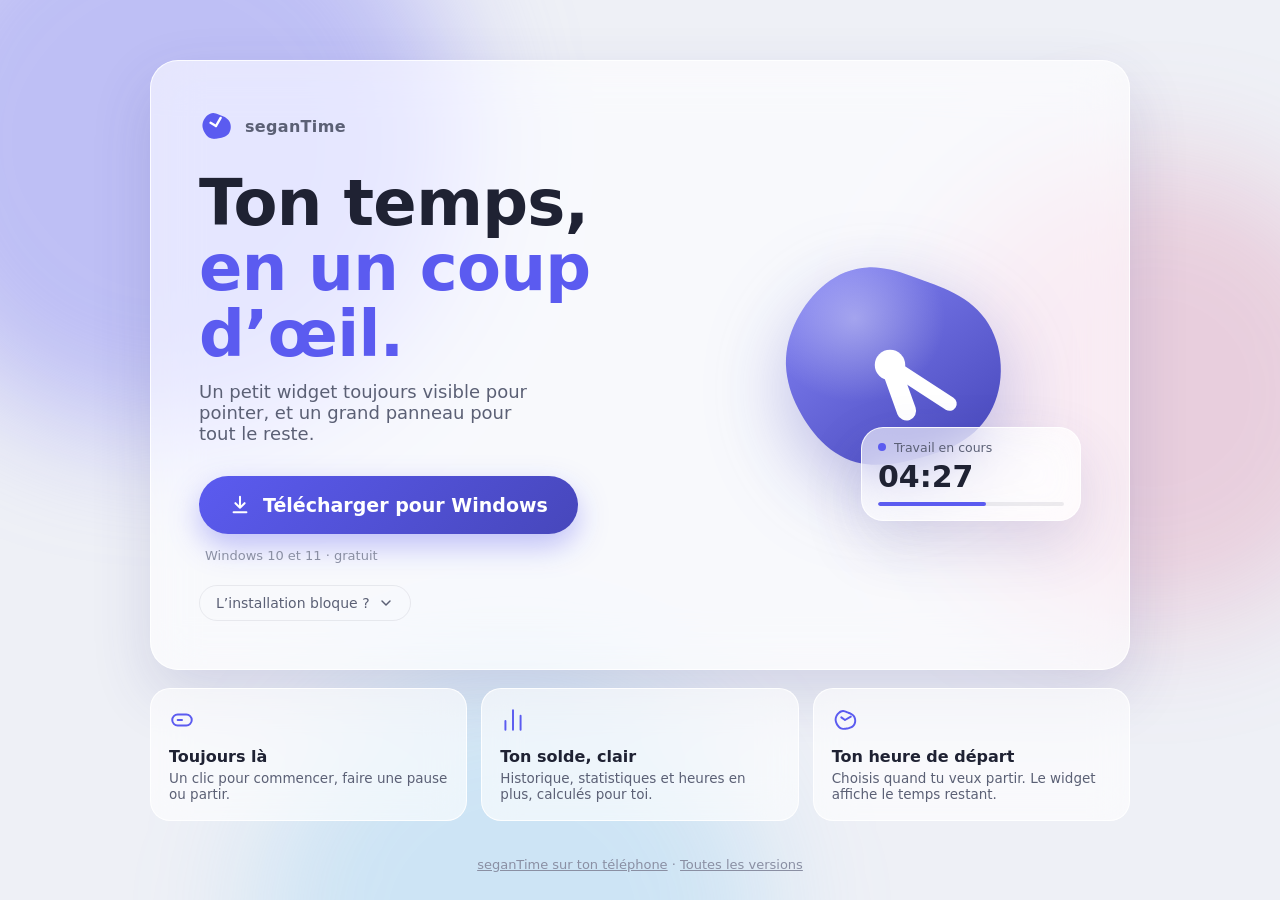
<file: index.html>
<!doctype html>
<html lang="fr">
<head>
  <meta charset="utf-8">
  <meta name="viewport" content="width=device-width, initial-scale=1">
  <title>seganTime</title>
  <meta name="description" content="seganTime : ton temps de travail, en un coup d’œil. Application Windows gratuite.">
  <link rel="icon" type="image/svg+xml" href="icon.svg">
  <link rel="icon" href="favicon.ico" sizes="any">
  <meta name="theme-color" content="#5B5BF0">
  <style>
    :root {
      --accent: #5B5BF0; --accent-deep: #4747BB; --accent-soft: rgba(91, 91, 240, .12);
      --page: #EEF0F6; --ink: #1F2233; --ink-2: #5B6075; --ink-3: #8A8FA3;
      --glass: rgba(255, 255, 255, .62); --glass-edge: rgba(255, 255, 255, .85); --line: rgba(31, 34, 51, .08);
      --shadow: 0 24px 60px rgba(60, 60, 140, .16);
      --blob-a: rgba(131, 131, 244, .45); --blob-b: rgba(212, 88, 131, .22); --blob-c: rgba(91, 186, 240, .22);
    }
    @media (prefers-color-scheme: dark) {
      :root {
        --accent: #7B7BFF; --accent-deep: #5B5BF0; --accent-soft: rgba(123, 123, 255, .16);
        --page: #12131C; --ink: #F1F2F8; --ink-2: #B7BACB; --ink-3: #868A9E;
        --glass: rgba(30, 32, 46, .62); --glass-edge: rgba(255, 255, 255, .10); --line: rgba(255, 255, 255, .08);
        --shadow: 0 24px 60px rgba(0, 0, 0, .45);
        --blob-a: rgba(91, 91, 240, .40); --blob-b: rgba(212, 88, 131, .18); --blob-c: rgba(64, 160, 230, .16);
      }
    }
    * { box-sizing: border-box; }
    html, body { margin: 0; min-height: 100%; }
    body {
      font-family: Bahnschrift, "Segoe UI Variable Text", "Segoe UI", system-ui, sans-serif;
      background: var(--page); color: var(--ink); overflow-x: hidden;
      display: flex; flex-direction: column; align-items: center; min-height: 100vh; padding: 0 16px;
    }
    /* The liquid behind the glass, like the clock on the widget. */
    .blobs { position: fixed; inset: 0; z-index: 0; pointer-events: none; filter: blur(60px); }
    .blobs span { position: absolute; border-radius: 50%; animation: wander 22s ease-in-out infinite alternate; }
    .blobs span:nth-child(1) { width: 46vmax; height: 46vmax; left: -10vmax; top: -12vmax; background: var(--blob-a); }
    .blobs span:nth-child(2) { width: 36vmax; height: 36vmax; right: -8vmax; top: 18vh; background: var(--blob-b); animation-duration: 27s; }
    .blobs span:nth-child(3) { width: 40vmax; height: 40vmax; left: 20vw; bottom: -22vmax; background: var(--blob-c); animation-duration: 31s; }
    @keyframes wander { to { transform: translate(6vmax, 5vmax) scale(1.12); } }

    main { position: relative; z-index: 1; width: min(980px, 100%); margin: auto 0; padding: 56px 0 32px; }
    .card {
      background: var(--glass); border: 1px solid var(--glass-edge); border-radius: 28px; box-shadow: var(--shadow);
      backdrop-filter: blur(24px) saturate(1.4); -webkit-backdrop-filter: blur(24px) saturate(1.4);
      display: grid; grid-template-columns: 1.1fr .9fr; gap: 32px; padding: 48px; align-items: center;
    }
    .brand { display: flex; align-items: center; gap: 12px; margin-bottom: 28px; color: var(--ink-2); font-weight: 600; letter-spacing: .02em; }
    .brand svg { width: 34px; height: 34px; }
    h1 { font-size: clamp(40px, 6vw, 64px); line-height: 1.02; margin: 0 0 14px; font-weight: 700; letter-spacing: -.01em; }
    h1 em { font-style: normal; color: var(--accent); }
    .lead { font-size: 18px; color: var(--ink-2); margin: 0 0 32px; max-width: 30ch; }

    .download {
      display: inline-flex; align-items: center; gap: 12px; padding: 18px 30px; border-radius: 999px;
      background: linear-gradient(135deg, var(--accent), var(--accent-deep)); color: #fff; text-decoration: none;
      font-size: 19px; font-weight: 600; box-shadow: 0 12px 30px rgba(91, 91, 240, .38);
      transition: transform .25s cubic-bezier(.2,.8,.2,1), box-shadow .25s;
    }
    .download:hover { transform: translateY(-3px); box-shadow: 0 18px 38px rgba(91, 91, 240, .46); }
    .download:active { transform: translateY(0) scale(.98); }
    .download svg { width: 22px; height: 22px; }
    .meta { margin: 14px 0 0 6px; font-size: 13px; color: var(--ink-3); }

    .help-toggle {
      margin-top: 22px; background: none; border: 1px solid var(--line); color: var(--ink-2); font: inherit; font-size: 14px;
      padding: 9px 16px; border-radius: 999px; cursor: pointer; display: inline-flex; gap: 8px; align-items: center; transition: background .2s, color .2s;
    }
    .help-toggle:hover { background: var(--accent-soft); color: var(--accent); }
    .help-toggle svg { width: 16px; height: 16px; transition: transform .3s; }
    .help-toggle[aria-expanded="true"] svg { transform: rotate(180deg); }
    .help { display: grid; grid-template-rows: 0fr; transition: grid-template-rows .35s cubic-bezier(.2,.8,.2,1); }
    .help.open { grid-template-rows: 1fr; }
    .help > div { overflow: hidden; }
    .help-inner { margin-top: 14px; padding: 16px; border-radius: 18px; background: var(--accent-soft); }
    .help-inner p { margin: 0 0 10px; font-size: 14px; color: var(--ink-2); }
    .command { display: flex; gap: 8px; align-items: stretch; }
    .command code {
      flex: 1; font-family: "Cascadia Mono", Consolas, monospace; font-size: 12.5px; line-height: 1.45; padding: 10px 12px;
      border-radius: 12px; background: var(--glass); border: 1px solid var(--line); color: var(--ink); word-break: break-all;
    }
    .copy {
      border: 0; border-radius: 12px; padding: 0 14px; background: var(--accent); color: #fff; font: inherit; font-size: 14px;
      font-weight: 600; cursor: pointer; min-width: 92px; transition: transform .15s;
    }
    .copy:active { transform: scale(.96); }

    /* Right side: the drop and a little widget that counts. */
    .visual { position: relative; display: grid; place-items: center; min-height: 320px; }
    .drop { width: min(260px, 70%); filter: drop-shadow(0 26px 40px rgba(71, 71, 187, .35)); animation: float 6s ease-in-out infinite; }
    @keyframes float { 50% { transform: translateY(-10px); } }
    .hand { transform-origin: 256px 256px; transition: transform 1.4s cubic-bezier(.34, 1.4, .64, 1); }
    .widget {
      position: absolute; bottom: 4px; right: 0; width: 220px; padding: 12px 16px 14px; border-radius: 22px;
      background: var(--glass); border: 1px solid var(--glass-edge); box-shadow: var(--shadow);
      backdrop-filter: blur(18px); -webkit-backdrop-filter: blur(18px); animation: float 7s ease-in-out -2s infinite;
    }
    .widget-top { display: flex; align-items: center; gap: 8px; font-size: 12.5px; color: var(--ink-2); font-weight: 500; }
    .widget-top i { width: 8px; height: 8px; border-radius: 50%; background: var(--accent); box-shadow: 0 0 0 0 var(--accent); animation: pulse 2.4s infinite; }
    @keyframes pulse { 70% { box-shadow: 0 0 0 7px transparent; } }
    .widget-time { font-size: 30px; font-weight: 600; margin: 4px 0 8px; font-variant-numeric: tabular-nums; }
    .bar { height: 4px; border-radius: 4px; background: var(--line); overflow: hidden; }
    .bar b { display: block; height: 100%; width: 58%; border-radius: 4px; background: var(--accent); transition: width 1s; }

    .features { display: grid; grid-template-columns: repeat(3, 1fr); gap: 14px; margin-top: 18px; }
    .feature {
      background: var(--glass); border: 1px solid var(--glass-edge); border-radius: 20px; padding: 18px;
      backdrop-filter: blur(18px); -webkit-backdrop-filter: blur(18px); transition: transform .25s;
    }
    .feature:hover { transform: translateY(-3px); }
    .feature svg { width: 26px; height: 26px; color: var(--accent); }
    .feature h2 { font-size: 16px; margin: 10px 0 4px; }
    .feature p { margin: 0; font-size: 13.5px; color: var(--ink-2); }

    footer { position: relative; z-index: 1; padding: 0 0 28px; font-size: 13px; color: var(--ink-3); }
    footer a { color: inherit; }

    @media (max-width: 760px) {
      .card { grid-template-columns: 1fr; padding: 32px 22px; }
      .visual { order: -1; min-height: 240px; }
      .widget { right: 4px; }
      .features { grid-template-columns: 1fr; }
      .command { flex-direction: column; }
      .copy { padding: 11px 14px; }
    }
    @media (prefers-reduced-motion: reduce) { *, *::before, *::after { animation: none !important; transition: none !important; } }
  </style>
</head>
<body>
  <div class="blobs" aria-hidden="true"><span></span><span></span><span></span></div>
  <main>
    <section class="card">
      <div>
        <div class="brand">
          <svg viewBox="0 0 512 512" aria-hidden="true"><path d="M477.93 256C479.27 272.38 478.56 289.82 475.29 306.05C472.02 322.29 466.39 339.07 458.29 353.42C450.2 367.77 438.94 381.42 426.72 392.14C414.5 402.86 399.32 411.12 384.97 417.72C370.63 424.33 355.12 427.96 340.65 431.78C326.18 435.6 312.26 437.99 298.15 440.67C284.04 443.35 270.38 446.41 256 447.84C241.62 449.27 226.52 450.86 211.89 449.27C197.26 447.68 181.8 444.25 168.21 438.3C154.62 432.34 141.61 423.29 130.37 413.54C119.13 403.78 109.55 391.73 100.78 379.78C92.01 367.83 84.47 355.04 77.74 341.85C71.01 328.66 64.7 314.95 60.39 300.65C56.09 286.34 52.66 271.05 51.91 256C51.17 240.95 52.59 225.11 55.91 210.33C59.24 195.55 65.11 180.92 71.85 167.32C78.6 153.72 87.03 140.69 96.38 128.71C105.73 116.73 116.17 105 127.95 95.43C139.73 85.87 153.1 76.9 167.06 71.31C181.02 65.72 196.87 62.44 211.7 61.9C226.52 61.35 242.04 64.53 256 68.06C269.96 71.58 282.85 77.94 295.47 83.06C308.1 88.17 319.42 93.6 331.73 98.74C344.05 103.87 356.55 107.93 369.34 113.87C382.14 119.82 396.17 125.74 408.49 134.39C420.81 143.05 433.48 153.58 443.27 165.82C453.06 178.05 461.44 192.76 467.22 207.79C473 222.82 476.58 239.62 477.93 256Z" fill="#5B5BF0"/><g stroke="#fff" stroke-width="36" stroke-linecap="round"><line x1="256" y1="256" x2="174" y2="208"/><line x1="256" y1="256" x2="326" y2="134"/></g></svg>
          seganTime
        </div>
        <h1>Ton temps,<br><em>en un coup d’œil.</em></h1>
        <p class="lead">Un petit widget toujours visible pour pointer, et un grand panneau pour tout le reste.</p>
        <a class="download" id="download" href="https://github.com/L3S-32/timbreuse-versions/releases/latest/download/Timbreuse-stable-Setup.exe">
          <svg viewBox="0 0 24 24" fill="none" stroke="currentColor" stroke-width="2.2" stroke-linecap="round" stroke-linejoin="round" aria-hidden="true"><path d="M12 3v12m0 0-5-5m5 5 5-5M5 20h14"/></svg>
          Télécharger pour Windows
        </a>
        <p class="meta" id="meta">Windows 10 et 11 · gratuit</p>

        <button class="help-toggle" id="help-toggle" aria-expanded="false" aria-controls="help">
          L’installation bloque ?
          <svg viewBox="0 0 24 24" fill="none" stroke="currentColor" stroke-width="2.2" stroke-linecap="round" stroke-linejoin="round" aria-hidden="true"><path d="m6 9 6 6 6-6"/></svg>
        </button>
        <div class="help" id="help">
          <div>
            <div class="help-inner">
              <p>Colle cette ligne dans <strong>CMD</strong> ou <strong>PowerShell</strong>, puis appuie sur Entrée : seganTime se télécharge et s’installe toute seule.</p>
              <div class="command">
                <code id="command">cmd /c "curl -L -o %TEMP%\seganTime-Setup.exe https://github.com/L3S-32/timbreuse-versions/releases/latest/download/Timbreuse-stable-Setup.exe &amp;&amp; start %TEMP%\seganTime-Setup.exe"</code>
                <button class="copy" id="copy">Copier</button>
              </div>
            </div>
          </div>
        </div>
      </div>

      <div class="visual" aria-hidden="true">
        <svg class="drop" viewBox="0 0 512 512">
          <defs>
            <linearGradient id="g" x1=".1" y1="0" x2=".9" y2="1"><stop stop-color="#8383F4"/><stop offset="1" stop-color="#4747BB"/></linearGradient>
            <radialGradient id="s" cx=".32" cy=".26" r=".42"><stop stop-color="#fff" stop-opacity=".35"/><stop offset="1" stop-color="#fff" stop-opacity="0"/></radialGradient>
          </defs>
          <path fill="url(#g)" d="M477.93 256C479.27 272.38 478.56 289.82 475.29 306.05C472.02 322.29 466.39 339.07 458.29 353.42C450.2 367.77 438.94 381.42 426.72 392.14C414.5 402.86 399.32 411.12 384.97 417.72C370.63 424.33 355.12 427.96 340.65 431.78C326.18 435.6 312.26 437.99 298.15 440.67C284.04 443.35 270.38 446.41 256 447.84C241.62 449.27 226.52 450.86 211.89 449.27C197.26 447.68 181.8 444.25 168.21 438.3C154.62 432.34 141.61 423.29 130.37 413.54C119.13 403.78 109.55 391.73 100.78 379.78C92.01 367.83 84.47 355.04 77.74 341.85C71.01 328.66 64.7 314.95 60.39 300.65C56.09 286.34 52.66 271.05 51.91 256C51.17 240.95 52.59 225.11 55.91 210.33C59.24 195.55 65.11 180.92 71.85 167.32C78.6 153.72 87.03 140.69 96.38 128.71C105.73 116.73 116.17 105 127.95 95.43C139.73 85.87 153.1 76.9 167.06 71.31C181.02 65.72 196.87 62.44 211.7 61.9C226.52 61.35 242.04 64.53 256 68.06C269.96 71.58 282.85 77.94 295.47 83.06C308.1 88.17 319.42 93.6 331.73 98.74C344.05 103.87 356.55 107.93 369.34 113.87C382.14 119.82 396.17 125.74 408.49 134.39C420.81 143.05 433.48 153.58 443.27 165.82C453.06 178.05 461.44 192.76 467.22 207.79C473 222.82 476.58 239.62 477.93 256Z"><animate attributeName="d" dur="16s" repeatCount="indefinite" values="M477.93 256C479.27 272.38 478.56 289.82 475.29 306.05C472.02 322.29 466.39 339.07 458.29 353.42C450.2 367.77 438.94 381.42 426.72 392.14C414.5 402.86 399.32 411.12 384.97 417.72C370.63 424.33 355.12 427.96 340.65 431.78C326.18 435.6 312.26 437.99 298.15 440.67C284.04 443.35 270.38 446.41 256 447.84C241.62 449.27 226.52 450.86 211.89 449.27C197.26 447.68 181.8 444.25 168.21 438.3C154.62 432.34 141.61 423.29 130.37 413.54C119.13 403.78 109.55 391.73 100.78 379.78C92.01 367.83 84.47 355.04 77.74 341.85C71.01 328.66 64.7 314.95 60.39 300.65C56.09 286.34 52.66 271.05 51.91 256C51.17 240.95 52.59 225.11 55.91 210.33C59.24 195.55 65.11 180.92 71.85 167.32C78.6 153.72 87.03 140.69 96.38 128.71C105.73 116.73 116.17 105 127.95 95.43C139.73 85.87 153.1 76.9 167.06 71.31C181.02 65.72 196.87 62.44 211.7 61.9C226.52 61.35 242.04 64.53 256 68.06C269.96 71.58 282.85 77.94 295.47 83.06C308.1 88.17 319.42 93.6 331.73 98.74C344.05 103.87 356.55 107.93 369.34 113.87C382.14 119.82 396.17 125.74 408.49 134.39C420.81 143.05 433.48 153.58 443.27 165.82C453.06 178.05 461.44 192.76 467.22 207.79C473 222.82 476.58 239.62 477.93 256Z;M450.03 256C447.55 270.41 443.34 284.53 438.01 297.54C432.69 310.55 425.41 322.63 418.08 334.05C410.75 345.48 402.3 355.57 394.04 366.08C385.78 376.59 377.67 386.66 368.53 397.11C359.39 407.56 350.36 418.97 339.21 428.79C328.06 438.61 315.52 449.19 301.65 456.01C287.78 462.82 271.57 468.13 256 469.66C240.43 471.2 223.53 469.1 208.24 465.23C192.96 461.37 178.1 454.03 164.27 446.48C150.44 438.93 137.55 429.68 125.28 419.92C113.01 410.15 101.02 399.69 90.65 387.87C80.27 376.04 70.21 362.98 63.01 348.94C55.81 334.9 50.29 319.09 47.45 303.6C44.62 288.11 44.59 271.55 45.99 256C47.38 240.45 51.19 224.94 55.82 210.31C60.45 195.68 66.45 181.4 73.77 168.24C81.1 155.09 89.7 142.24 99.76 131.4C109.83 120.57 121.79 110.83 134.17 103.23C146.54 95.62 160.57 90.33 174.02 85.76C187.47 81.2 201.21 78.8 214.88 75.82C228.54 72.84 241.76 70.24 256 67.91C270.24 65.57 284.97 62.35 300.32 61.83C315.67 61.31 332.63 61.06 348.08 64.79C363.53 68.52 379.9 75.02 393.01 84.19C406.12 93.37 417.94 106.43 426.76 119.82C435.59 133.21 441.63 149.3 445.98 164.51C450.33 179.72 452.19 195.82 452.86 211.07C453.54 226.32 452.5 241.59 450.03 256Z;M444.38 256C445.48 270.04 445.2 284.42 443.82 298.87C442.44 313.32 440.09 328.1 436.08 342.72C432.08 357.35 427.24 372.77 419.79 386.62C412.35 400.47 402.97 414.88 391.41 425.8C379.86 436.72 365.24 446.32 350.45 452.14C335.67 457.96 318.47 460.25 302.73 460.72C286.98 461.19 270.89 457.97 256 454.97C241.11 451.96 227.16 447.26 213.39 442.7C199.61 438.14 186.3 433.59 173.36 427.61C160.41 421.63 147.21 415.29 135.71 406.84C124.21 398.4 113.12 388.2 104.35 376.94C95.57 365.68 88.59 352.41 83.06 339.28C77.53 326.16 74.04 312.07 71.15 298.19C68.27 284.31 66.46 270.23 65.75 256C65.04 241.77 64.91 227.15 66.9 212.84C68.88 198.52 72.27 183.76 77.65 170.11C83.04 156.47 90.64 143.18 99.21 130.96C107.77 118.74 118.1 107.53 129.02 96.77C139.94 86.02 151.72 75.71 164.71 66.44C177.7 57.17 191.75 47.6 206.96 41.16C222.18 34.72 239.38 28.99 256 27.8C272.62 26.61 290.94 28.65 306.66 34.03C322.39 39.4 337.74 49.48 350.37 60.04C363 70.61 373.3 84.62 382.45 97.43C391.61 110.25 398.5 123.93 405.31 136.93C412.13 149.92 418.04 162.45 423.36 175.4C428.67 188.36 433.69 201.21 437.19 214.64C440.69 228.08 443.27 241.96 444.38 256Z;M477.93 256C479.27 272.38 478.56 289.82 475.29 306.05C472.02 322.29 466.39 339.07 458.29 353.42C450.2 367.77 438.94 381.42 426.72 392.14C414.5 402.86 399.32 411.12 384.97 417.72C370.63 424.33 355.12 427.96 340.65 431.78C326.18 435.6 312.26 437.99 298.15 440.67C284.04 443.35 270.38 446.41 256 447.84C241.62 449.27 226.52 450.86 211.89 449.27C197.26 447.68 181.8 444.25 168.21 438.3C154.62 432.34 141.61 423.29 130.37 413.54C119.13 403.78 109.55 391.73 100.78 379.78C92.01 367.83 84.47 355.04 77.74 341.85C71.01 328.66 64.7 314.95 60.39 300.65C56.09 286.34 52.66 271.05 51.91 256C51.17 240.95 52.59 225.11 55.91 210.33C59.24 195.55 65.11 180.92 71.85 167.32C78.6 153.72 87.03 140.69 96.38 128.71C105.73 116.73 116.17 105 127.95 95.43C139.73 85.87 153.1 76.9 167.06 71.31C181.02 65.72 196.87 62.44 211.7 61.9C226.52 61.35 242.04 64.53 256 68.06C269.96 71.58 282.85 77.94 295.47 83.06C308.1 88.17 319.42 93.6 331.73 98.74C344.05 103.87 356.55 107.93 369.34 113.87C382.14 119.82 396.17 125.74 408.49 134.39C420.81 143.05 433.48 153.58 443.27 165.82C453.06 178.05 461.44 192.76 467.22 207.79C473 222.82 476.58 239.62 477.93 256Z" calcMode="spline" keySplines=".45 0 .55 1;.45 0 .55 1;.45 0 .55 1"/></path>
          <path fill="url(#s)" d="M477.93 256C479.27 272.38 478.56 289.82 475.29 306.05C472.02 322.29 466.39 339.07 458.29 353.42C450.2 367.77 438.94 381.42 426.72 392.14C414.5 402.86 399.32 411.12 384.97 417.72C370.63 424.33 355.12 427.96 340.65 431.78C326.18 435.6 312.26 437.99 298.15 440.67C284.04 443.35 270.38 446.41 256 447.84C241.62 449.27 226.52 450.86 211.89 449.27C197.26 447.68 181.8 444.25 168.21 438.3C154.62 432.34 141.61 423.29 130.37 413.54C119.13 403.78 109.55 391.73 100.78 379.78C92.01 367.83 84.47 355.04 77.74 341.85C71.01 328.66 64.7 314.95 60.39 300.65C56.09 286.34 52.66 271.05 51.91 256C51.17 240.95 52.59 225.11 55.91 210.33C59.24 195.55 65.11 180.92 71.85 167.32C78.6 153.72 87.03 140.69 96.38 128.71C105.73 116.73 116.17 105 127.95 95.43C139.73 85.87 153.1 76.9 167.06 71.31C181.02 65.72 196.87 62.44 211.7 61.9C226.52 61.35 242.04 64.53 256 68.06C269.96 71.58 282.85 77.94 295.47 83.06C308.1 88.17 319.42 93.6 331.73 98.74C344.05 103.87 356.55 107.93 369.34 113.87C382.14 119.82 396.17 125.74 408.49 134.39C420.81 143.05 433.48 153.58 443.27 165.82C453.06 178.05 461.44 192.76 467.22 207.79C473 222.82 476.58 239.62 477.93 256Z"><animate attributeName="d" dur="16s" repeatCount="indefinite" values="M477.93 256C479.27 272.38 478.56 289.82 475.29 306.05C472.02 322.29 466.39 339.07 458.29 353.42C450.2 367.77 438.94 381.42 426.72 392.14C414.5 402.86 399.32 411.12 384.97 417.72C370.63 424.33 355.12 427.96 340.65 431.78C326.18 435.6 312.26 437.99 298.15 440.67C284.04 443.35 270.38 446.41 256 447.84C241.62 449.27 226.52 450.86 211.89 449.27C197.26 447.68 181.8 444.25 168.21 438.3C154.62 432.34 141.61 423.29 130.37 413.54C119.13 403.78 109.55 391.73 100.78 379.78C92.01 367.83 84.47 355.04 77.74 341.85C71.01 328.66 64.7 314.95 60.39 300.65C56.09 286.34 52.66 271.05 51.91 256C51.17 240.95 52.59 225.11 55.91 210.33C59.24 195.55 65.11 180.92 71.85 167.32C78.6 153.72 87.03 140.69 96.38 128.71C105.73 116.73 116.17 105 127.95 95.43C139.73 85.87 153.1 76.9 167.06 71.31C181.02 65.72 196.87 62.44 211.7 61.9C226.52 61.35 242.04 64.53 256 68.06C269.96 71.58 282.85 77.94 295.47 83.06C308.1 88.17 319.42 93.6 331.73 98.74C344.05 103.87 356.55 107.93 369.34 113.87C382.14 119.82 396.17 125.74 408.49 134.39C420.81 143.05 433.48 153.58 443.27 165.82C453.06 178.05 461.44 192.76 467.22 207.79C473 222.82 476.58 239.62 477.93 256Z;M450.03 256C447.55 270.41 443.34 284.53 438.01 297.54C432.69 310.55 425.41 322.63 418.08 334.05C410.75 345.48 402.3 355.57 394.04 366.08C385.78 376.59 377.67 386.66 368.53 397.11C359.39 407.56 350.36 418.97 339.21 428.79C328.06 438.61 315.52 449.19 301.65 456.01C287.78 462.82 271.57 468.13 256 469.66C240.43 471.2 223.53 469.1 208.24 465.23C192.96 461.37 178.1 454.03 164.27 446.48C150.44 438.93 137.55 429.68 125.28 419.92C113.01 410.15 101.02 399.69 90.65 387.87C80.27 376.04 70.21 362.98 63.01 348.94C55.81 334.9 50.29 319.09 47.45 303.6C44.62 288.11 44.59 271.55 45.99 256C47.38 240.45 51.19 224.94 55.82 210.31C60.45 195.68 66.45 181.4 73.77 168.24C81.1 155.09 89.7 142.24 99.76 131.4C109.83 120.57 121.79 110.83 134.17 103.23C146.54 95.62 160.57 90.33 174.02 85.76C187.47 81.2 201.21 78.8 214.88 75.82C228.54 72.84 241.76 70.24 256 67.91C270.24 65.57 284.97 62.35 300.32 61.83C315.67 61.31 332.63 61.06 348.08 64.79C363.53 68.52 379.9 75.02 393.01 84.19C406.12 93.37 417.94 106.43 426.76 119.82C435.59 133.21 441.63 149.3 445.98 164.51C450.33 179.72 452.19 195.82 452.86 211.07C453.54 226.32 452.5 241.59 450.03 256Z;M444.38 256C445.48 270.04 445.2 284.42 443.82 298.87C442.44 313.32 440.09 328.1 436.08 342.72C432.08 357.35 427.24 372.77 419.79 386.62C412.35 400.47 402.97 414.88 391.41 425.8C379.86 436.72 365.24 446.32 350.45 452.14C335.67 457.96 318.47 460.25 302.73 460.72C286.98 461.19 270.89 457.97 256 454.97C241.11 451.96 227.16 447.26 213.39 442.7C199.61 438.14 186.3 433.59 173.36 427.61C160.41 421.63 147.21 415.29 135.71 406.84C124.21 398.4 113.12 388.2 104.35 376.94C95.57 365.68 88.59 352.41 83.06 339.28C77.53 326.16 74.04 312.07 71.15 298.19C68.27 284.31 66.46 270.23 65.75 256C65.04 241.77 64.91 227.15 66.9 212.84C68.88 198.52 72.27 183.76 77.65 170.11C83.04 156.47 90.64 143.18 99.21 130.96C107.77 118.74 118.1 107.53 129.02 96.77C139.94 86.02 151.72 75.71 164.71 66.44C177.7 57.17 191.75 47.6 206.96 41.16C222.18 34.72 239.38 28.99 256 27.8C272.62 26.61 290.94 28.65 306.66 34.03C322.39 39.4 337.74 49.48 350.37 60.04C363 70.61 373.3 84.62 382.45 97.43C391.61 110.25 398.5 123.93 405.31 136.93C412.13 149.92 418.04 162.45 423.36 175.4C428.67 188.36 433.69 201.21 437.19 214.64C440.69 228.08 443.27 241.96 444.38 256Z;M477.93 256C479.27 272.38 478.56 289.82 475.29 306.05C472.02 322.29 466.39 339.07 458.29 353.42C450.2 367.77 438.94 381.42 426.72 392.14C414.5 402.86 399.32 411.12 384.97 417.72C370.63 424.33 355.12 427.96 340.65 431.78C326.18 435.6 312.26 437.99 298.15 440.67C284.04 443.35 270.38 446.41 256 447.84C241.62 449.27 226.52 450.86 211.89 449.27C197.26 447.68 181.8 444.25 168.21 438.3C154.62 432.34 141.61 423.29 130.37 413.54C119.13 403.78 109.55 391.73 100.78 379.78C92.01 367.83 84.47 355.04 77.74 341.85C71.01 328.66 64.7 314.95 60.39 300.65C56.09 286.34 52.66 271.05 51.91 256C51.17 240.95 52.59 225.11 55.91 210.33C59.24 195.55 65.11 180.92 71.85 167.32C78.6 153.72 87.03 140.69 96.38 128.71C105.73 116.73 116.17 105 127.95 95.43C139.73 85.87 153.1 76.9 167.06 71.31C181.02 65.72 196.87 62.44 211.7 61.9C226.52 61.35 242.04 64.53 256 68.06C269.96 71.58 282.85 77.94 295.47 83.06C308.1 88.17 319.42 93.6 331.73 98.74C344.05 103.87 356.55 107.93 369.34 113.87C382.14 119.82 396.17 125.74 408.49 134.39C420.81 143.05 433.48 153.58 443.27 165.82C453.06 178.05 461.44 192.76 467.22 207.79C473 222.82 476.58 239.62 477.93 256Z" calcMode="spline" keySplines=".45 0 .55 1;.45 0 .55 1;.45 0 .55 1"/></path>
          <g stroke="#fff" stroke-linecap="round">
            <line class="hand" id="hour" x1="256" y1="256" x2="256" y2="160" stroke-width="38"/>
            <line class="hand" id="minute" x1="256" y1="256" x2="256" y2="116" stroke-width="28"/>
          </g>
          <circle cx="256" cy="256" r="30" fill="#fff"/>
        </svg>
        <div class="widget">
          <div class="widget-top"><i></i>Travail en cours</div>
          <div class="widget-time" id="counter">04:27</div>
          <div class="bar"><b id="progress"></b></div>
        </div>
      </div>
    </section>

    <section class="features">
      <article class="feature">
        <svg viewBox="0 0 24 24" fill="none" stroke="currentColor" stroke-width="1.8" stroke-linecap="round" stroke-linejoin="round"><rect x="3" y="7" width="18" height="10" rx="5"/><path d="M8 12h4"/></svg>
        <h2>Toujours là</h2><p>Un clic pour commencer, faire une pause ou partir.</p>
      </article>
      <article class="feature">
        <svg viewBox="0 0 24 24" fill="none" stroke="currentColor" stroke-width="1.8" stroke-linecap="round" stroke-linejoin="round"><path d="M5 21v-8M12 21V3M19 21V8"/></svg>
        <h2>Ton solde, clair</h2><p>Historique, statistiques et heures en plus, calculés pour toi.</p>
      </article>
      <article class="feature">
        <svg viewBox="0 0 24 24" fill="none" stroke="currentColor" stroke-width="1.8" stroke-linecap="round" stroke-linejoin="round"><path d="M21.4 12C21.46 12.69 21.43 13.43 21.29 14.12C21.15 14.81 20.91 15.52 20.57 16.13C20.23 16.74 19.75 17.31 19.23 17.77C18.72 18.22 18.07 18.57 17.46 18.85C16.86 19.13 16.2 19.29 15.59 19.45C14.97 19.61 14.38 19.71 13.79 19.82C13.19 19.94 12.61 20.07 12 20.13C11.39 20.19 10.75 20.26 10.13 20.19C9.51 20.12 8.86 19.98 8.28 19.72C7.7 19.47 7.15 19.09 6.68 18.68C6.2 18.26 5.79 17.75 5.42 17.24C5.05 16.74 4.73 16.2 4.45 15.64C4.16 15.08 3.89 14.5 3.71 13.89C3.53 13.29 3.38 12.64 3.35 12C3.32 11.36 3.38 10.69 3.52 10.06C3.66 9.44 3.91 8.82 4.2 8.24C4.48 7.67 4.84 7.11 5.24 6.61C5.63 6.1 6.08 5.6 6.57 5.2C7.07 4.79 7.64 4.41 8.23 4.17C8.82 3.94 9.49 3.8 10.12 3.78C10.75 3.75 11.41 3.89 12 4.04C12.59 4.19 13.14 4.46 13.67 4.67C14.21 4.89 14.69 5.12 15.21 5.34C15.73 5.55 16.26 5.73 16.8 5.98C17.34 6.23 17.94 6.48 18.46 6.85C18.98 7.21 19.52 7.66 19.94 8.18C20.35 8.7 20.71 9.32 20.95 9.96C21.19 10.59 21.35 11.31 21.4 12Z"/><path d="M12 12 8.6 9.6M12 12l5.4-3.1"/></svg>
        <h2>Ton heure de départ</h2><p>Choisis quand tu veux partir. Le widget affiche le temps restant.</p>
      </article>
    </section>
  </main>
  <footer><a href="app/">seganTime sur ton téléphone</a> · <a href="https://github.com/L3S-32/timbreuse-versions/releases">Toutes les versions</a></footer>

  <script>
    // The hands turn to the real time, as in the app.
    const now = new Date();
    const minute = now.getMinutes() + now.getSeconds() / 60;
    const hour = (now.getHours() % 12) + minute / 60;
    requestAnimationFrame(() => requestAnimationFrame(() => {
      document.getElementById('hour').style.transform = `rotate(${hour * 30}deg)`;
      document.getElementById('minute').style.transform = `rotate(${minute * 6}deg)`;
    }));

    // The little widget counts, like the real one.
    let seconds = 4 * 3600 + 27 * 60;
    const counter = document.getElementById('counter'), progress = document.getElementById('progress');
    const show = () => {
      const h = Math.floor(seconds / 3600), m = Math.floor(seconds / 60) % 60;
      counter.textContent = `${String(h).padStart(2, '0')}:${String(m).padStart(2, '0')}`;
      progress.style.width = `${Math.min(100, seconds / (7.67 * 36))}%`;
    };
    show();
    setInterval(() => { seconds += 60; show(); }, 1500);

    // The latest version's number, from GitHub (the page works without it).
    fetch('https://api.github.com/repos/L3S-32/timbreuse-versions/releases/latest')
      .then(response => response.ok ? response.json() : null)
      .then(release => { if (release && release.tag_name) document.getElementById('meta').textContent = `Version ${release.tag_name.replace(/^v/, '')} · Windows 10 et 11 · gratuit`; })
      .catch(() => {});

    const toggle = document.getElementById('help-toggle'), help = document.getElementById('help');
    toggle.addEventListener('click', () => {
      const open = !help.classList.contains('open');
      help.classList.toggle('open', open);
      toggle.setAttribute('aria-expanded', String(open));
    });

    const copy = document.getElementById('copy');
    copy.addEventListener('click', async () => {
      const text = document.getElementById('command').textContent;
      try { await navigator.clipboard.writeText(text); }
      catch {
        const range = document.createRange(); range.selectNodeContents(document.getElementById('command'));
        const selection = getSelection(); selection.removeAllRanges(); selection.addRange(range); document.execCommand('copy');
      }
      copy.textContent = 'Copié ✓';
      setTimeout(() => copy.textContent = 'Copier', 1800);
    });
  </script>
</body>
</html>
</file>
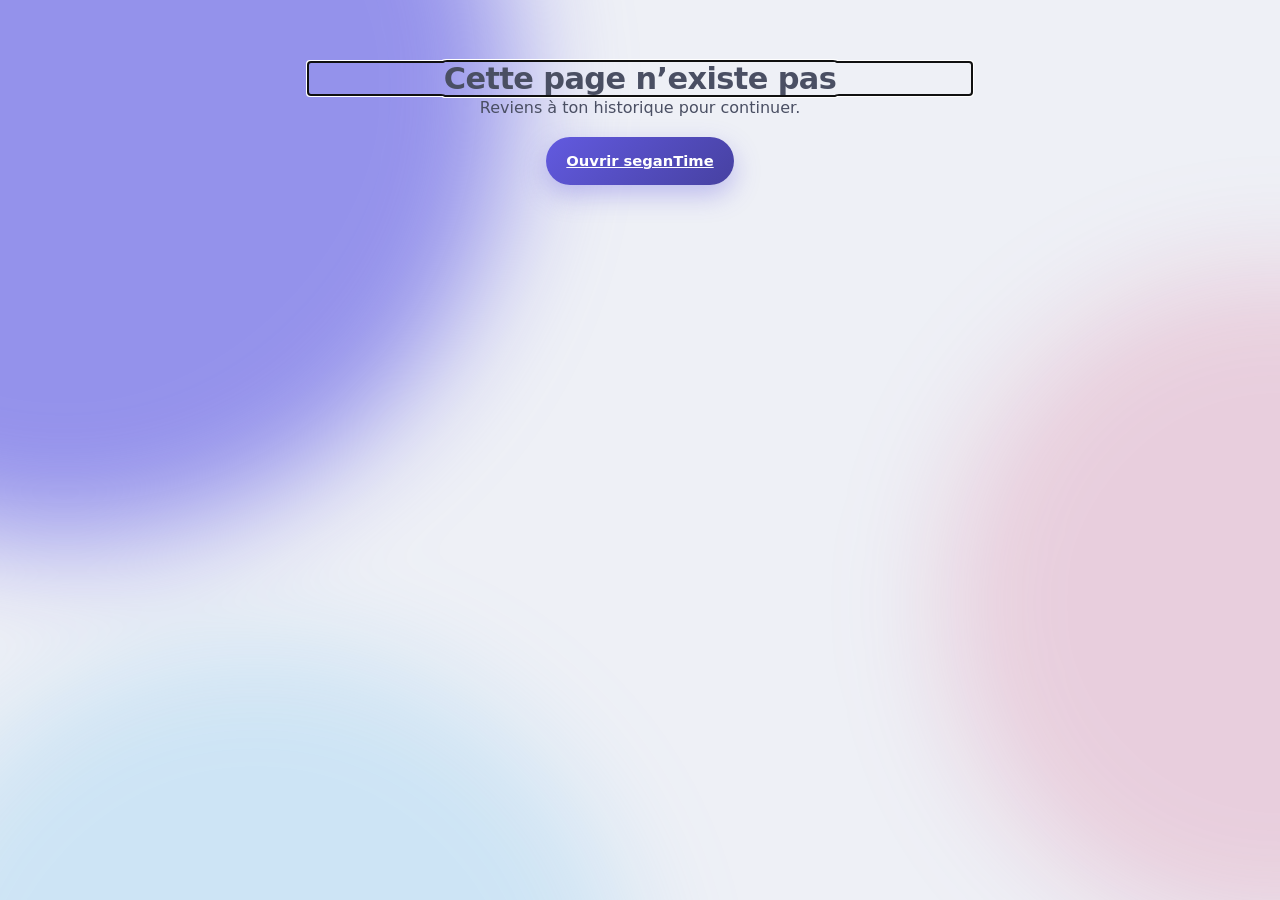
<file: app/index.html>
<!DOCTYPE html>
<html lang="fr">

<head>
    <meta charset="utf-8" />
    <meta name="viewport" content="width=device-width, initial-scale=1.0, viewport-fit=cover, interactive-widget=resizes-content" />
    <meta name="theme-color" content="#625ae0" />
    <meta name="description" content="Le compagnon mobile de seganTime : historique, statistiques et assistant local." />
    <title>seganTime</title>
    <base href="./" />
    <link href="_framework/dotnet.ks5tpot3nf.js" rel="preload" as="script" fetchpriority="high" crossorigin="anonymous" integrity="sha256-bJS4Xuzc+I+XS7itCnq49UjCBsxAoOGcWhvPXyqpoPg=" />
    <link rel="stylesheet" href="css/app.css" />
    <!-- If you add any scoped CSS files, uncomment the following to load them
    <link href="TimbreuseMobile.styles.css" rel="stylesheet" /> -->
    <link href="manifest.webmanifest" rel="manifest" />
    <link rel="icon" type="image/svg+xml" href="app-icon.svg" />
    <link rel="icon" href="favicon.ico" sizes="any" />
    <link rel="apple-touch-icon" href="brand.png" />
    <script type="importmap">{
  "imports": {
    "./_framework/blazor.webassembly.js": "./_framework/blazor.webassembly.w3qd1tpl0e.js",
    "./_framework/dotnet.js": "./_framework/dotnet.ks5tpot3nf.js",
    "./_framework/dotnet.native.js": "./_framework/dotnet.native.6ilbvndvcf.js",
    "./_framework/dotnet.runtime.js": "./_framework/dotnet.runtime.v2rwe8u38b.js"
  },
  "scopes": {},
  "integrity": {
    "./_framework/blazor.webassembly.js": "sha256-lDXsDYFgm62F+YUvxES7IOTCXYpiHpU3uR45YdC6mq4=",
    "./_framework/blazor.webassembly.w3qd1tpl0e.js": "sha256-lDXsDYFgm62F+YUvxES7IOTCXYpiHpU3uR45YdC6mq4=",
    "./_framework/dotnet.js": "sha256-bJS4Xuzc+I+XS7itCnq49UjCBsxAoOGcWhvPXyqpoPg=",
    "./_framework/dotnet.ks5tpot3nf.js": "sha256-bJS4Xuzc+I+XS7itCnq49UjCBsxAoOGcWhvPXyqpoPg=",
    "./_framework/dotnet.native.6ilbvndvcf.js": "sha256-YvNi2Q+yHnXi8iT7ROza0OEWWv2tCpuTI2Ggaeura3U=",
    "./_framework/dotnet.native.js": "sha256-YvNi2Q+yHnXi8iT7ROza0OEWWv2tCpuTI2Ggaeura3U=",
    "./_framework/dotnet.runtime.js": "sha256-6SBqDbLLy460Bxd7wMZoiO97hZfLTuF+HRhWT3elS7U=",
    "./_framework/dotnet.runtime.v2rwe8u38b.js": "sha256-6SBqDbLLy460Bxd7wMZoiO97hZfLTuF+HRhWT3elS7U="
  }
}</script>
</head>

<body>
    <div class="blobs" aria-hidden="true"><span></span><span></span><span></span></div>
    <div id="app">
        <div class="boot" role="status"><svg class="drop" viewBox="0 0 512 512" aria-hidden="true"><path fill="#5B5BF0" d="M477.9,256.0 C479.3,272.4 478.6,289.8 475.3,306.1 C472.0,322.3 466.4,339.1 458.3,353.4 C450.2,367.8 438.9,381.4 426.7,392.1 C414.5,402.9 399.3,411.1 385.0,417.7 C370.6,424.3 355.1,428.0 340.7,431.8 C326.2,435.6 312.3,438.0 298.1,440.7 C284.0,443.3 270.4,446.4 256.0,447.8 C241.6,449.3 226.5,450.9 211.9,449.3 C197.3,447.7 181.8,444.3 168.2,438.3 C154.6,432.3 141.6,423.3 130.4,413.5 C119.1,403.8 109.6,391.7 100.8,379.8 C92.0,367.8 84.5,355.0 77.7,341.8 C71.0,328.7 64.7,315.0 60.4,300.6 C56.1,286.3 52.7,271.1 51.9,256.0 C51.2,240.9 52.6,225.1 55.9,210.3 C59.2,195.6 65.1,180.9 71.9,167.3 C78.6,153.7 87.0,140.7 96.4,128.7 C105.7,116.7 116.2,105.0 128.0,95.4 C139.7,85.9 153.1,76.9 167.1,71.3 C181.0,65.7 196.9,62.4 211.7,61.9 C226.5,61.4 242.0,64.5 256.0,68.1 C270.0,71.6 282.9,77.9 295.5,83.1 C308.1,88.2 319.4,93.6 331.7,98.7 C344.0,103.9 356.5,107.9 369.3,113.9 C382.1,119.8 396.2,125.7 408.5,134.4 C420.8,143.1 433.5,153.6 443.3,165.8 C453.1,178.0 461.4,192.8 467.2,207.8 C473.0,222.8 476.6,239.6 477.9,256.0 Z"/><g stroke="#fff" stroke-width="34" stroke-linecap="round"><line x1="256" y1="256" x2="174" y2="208"/><line x1="256" y1="256" x2="326" y2="134"/></g><circle cx="256" cy="256" r="28" fill="#fff"/></svg><strong>seganTime</strong></div>
    </div>

    <div id="blazor-error-ui">
        Petit souci. Tes données restent sur ce téléphone.
        <a href="." class="reload">Recharger</a>
        <button class="dismiss" aria-label="Fermer le message">×</button>
    </div>
    <script src="_framework/blazor.webassembly.w3qd1tpl0e.js"></script>
    <script src="mobile.js"></script>
    <script src="sync-box.js"></script>
    <script src="pause-timer.js"></script>
    <script>if ('serviceWorker' in navigator) navigator.serviceWorker.register('service-worker.js', { updateViaCache: 'none' }).catch(() => {});</script>
</body>

</html>
</file>
<file: app/css/app.css>
/* Timbreuse Mobile — the same art direction as the PC app and its download page (14 October): lavender page with slowly
   moving coloured drops, frosted-glass cards, Bahnschrift, indigo accent. Phone first; a wider screen only gets room. */
:root {
    color-scheme:light; --accent:#625ae0; --accent-ink:#fff; --text-scale:1; --bg:#eef0f6; --panel:#ffffffa6; --panel-solid:#fcfcff; --ink:#1f2233; --secondary:#4a4f63; --line:#1f223314; --positive:#167750; --negative:#b6443b; --warning:#815c10; --shadow:0 18px 44px #3c3c8c1f; --wallpaper-opacity:.10;
    --glass-edge:#ffffffd9; --blob-a:#8383f473; --blob-b:#d4588338; --blob-c:#5bbaf038; --radius:22px;
    font-family:Bahnschrift,'Segoe UI Variable Text','Segoe UI',system-ui,sans-serif; font-size:calc(16px * var(--text-scale)); font-synthesis:none; text-rendering:optimizeLegibility; -webkit-font-smoothing:antialiased;
}
:root { --pause-color:#8fa3c9; }
:root[data-theme=dark] { color-scheme:dark; --bg:#12131c; --panel:#1e2030b8; --panel-solid:#1e2030; --ink:#f1f2f8; --secondary:#c0c3d2; --line:#ffffff17; --positive:#8adaba; --negative:#ffa8a0; --warning:#e9ca89; --shadow:0 18px 44px #00000066; --wallpaper-opacity:.08; --glass-edge:#ffffff1c; --blob-a:#5b5bf066; --blob-b:#d458832e; --blob-c:#40a0e629; }
@media (prefers-color-scheme:dark) { :root[data-theme=system] { color-scheme:dark; --bg:#12131c; --panel:#1e2030b8; --panel-solid:#1e2030; --ink:#f1f2f8; --secondary:#c0c3d2; --line:#ffffff17; --positive:#8adaba; --negative:#ffa8a0; --warning:#e9ca89; --shadow:0 18px 44px #00000066; --wallpaper-opacity:.08; --glass-edge:#ffffff1c; --blob-a:#5b5bf066; --blob-b:#d458832e; --blob-c:#40a0e629; } }

* { box-sizing:border-box; }
html,body { overscroll-behavior-y:none; }
body { margin:0; background:var(--bg); color:var(--ink); min-height:100vh; min-height:100dvh; isolation:isolate; overflow-x:hidden; }
/* The liquid behind the glass (index.html), like the Assistant's drops in the app. */
.blobs { position:fixed; inset:0; z-index:-1; pointer-events:none; filter:blur(56px); }
.blobs span { position:absolute; border-radius:50%; animation:wander 22s ease-in-out infinite alternate; }
.blobs span:nth-child(1) { width:70vmax; height:70vmax; left:-30vmax; top:-28vmax; background:color-mix(in srgb,var(--accent) 45%,var(--blob-a)); }
.blobs span:nth-child(2) { width:52vmax; height:52vmax; right:-26vmax; top:30vh; background:var(--blob-b); animation-duration:27s; }
.blobs span:nth-child(3) { width:60vmax; height:60vmax; left:-10vmax; bottom:-40vmax; background:var(--blob-c); animation-duration:31s; }
@keyframes wander { to { transform:translate(8vmax,6vmax) scale(1.1); } }

button,input,textarea,select { font:inherit; }
button { cursor:pointer; border:0; color:inherit; background:none; }
button:disabled { cursor:default; opacity:.5; }
button,a,input,textarea,select { -webkit-tap-highlight-color:transparent; }
button:focus-visible,a:focus-visible,input:focus-visible,textarea:focus-visible,select:focus-visible { outline:3px solid color-mix(in srgb,var(--accent) 60%,var(--ink)); outline-offset:3px; }
.primary,.secondary,.danger,.icon-button,.segmented button,.today-link,.day-row,.suggestions button { transition:transform .25s cubic-bezier(.2,.8,.2,1),background .22s ease,box-shadow .22s ease; }
.primary:active:not(:disabled),.secondary:active:not(:disabled),.danger:active:not(:disabled),.icon-button:active:not(:disabled),.segmented button:active:not(:disabled),.suggestions button:active { transform:scale(.97); }
a { color:inherit; }
h1,h2,h3,p { margin:0; }
h1 { font-size:1.9rem; letter-spacing:-.02em; font-weight:700; line-height:1.1; }
h2 { font-size:1.08rem; letter-spacing:-.01em; font-weight:650; }
h3 { font-size:.98rem; font-weight:600; }
.icon { width:23px; height:23px; flex-shrink:0; display:block; }
.icon-button { width:44px; min-width:44px; height:44px; display:grid; place-items:center; border-radius:14px; background:var(--panel); border:1px solid var(--glass-edge); backdrop-filter:blur(14px); -webkit-backdrop-filter:blur(14px); }

/* Shell and header. */
.app-shell { max-width:760px; margin:auto; min-height:100dvh; padding:max(16px,env(safe-area-inset-top)) 18px calc(118px + env(safe-area-inset-bottom)); animation:appear .35s ease-out; }
.app-header { display:flex; align-items:center; justify-content:space-between; gap:14px; padding:10px 2px 18px; }
.page-title { display:flex; flex-wrap:wrap; align-items:center; gap:10px; min-width:0; }
.header-actions { display:flex; flex-shrink:0; gap:8px; }
.example-label { color:var(--accent); background:color-mix(in srgb,var(--accent) 12%,transparent); font-size:.72rem; font-weight:600; min-height:30px; padding:5px 11px; border-radius:999px; }
.eyebrow { font-size:.72rem; text-transform:uppercase; letter-spacing:.12em; color:var(--secondary); margin-bottom:5px; }
.sync-strip { display:flex; align-items:center; gap:12px; margin:0 0 18px; border-radius:18px; border:1px solid var(--glass-edge); padding:12px 14px; background:var(--panel); backdrop-filter:blur(18px); -webkit-backdrop-filter:blur(18px); }
.sync-copy { flex:1; min-width:0; font-size:.8rem; color:var(--secondary); line-height:1.45; }
.sync-copy strong { color:var(--ink); font-weight:600; display:block; }
.is-syncing .icon { animation:rotate 1.2s linear infinite; }
.dot { width:8px; height:8px; border-radius:50%; display:inline-block; background:var(--accent); flex-shrink:0; animation:pulse 2.4s infinite; }
@keyframes pulse { 0% { box-shadow:0 0 0 0 color-mix(in srgb,var(--accent) 55%,transparent); } 70%,100% { box-shadow:0 0 0 8px transparent; } }
.pill { display:inline-flex; align-items:center; gap:6px; border-radius:999px; padding:3px 9px; background:color-mix(in srgb,var(--accent) 12%,transparent); font-size:.7rem; line-height:1.3; color:var(--secondary); }
.demo-pill { color:var(--warning); background:color-mix(in srgb,var(--warning) 12%,transparent); }
.notice { font-size:.82rem; line-height:1.5; color:var(--secondary); padding:12px 14px; border:1px solid var(--glass-edge); background:var(--panel); border-radius:16px; margin-bottom:16px; backdrop-filter:blur(14px); -webkit-backdrop-filter:blur(14px); }
.notice.error { color:var(--negative); border-color:color-mix(in srgb,var(--negative) 35%,transparent); }

/* Buttons: pills, like the download button. */
.primary,.secondary,.danger { min-height:48px; padding:12px 20px; border-radius:999px; font-weight:600; display:inline-flex; align-items:center; justify-content:center; gap:9px; font-size:.92rem; }
.primary { background:linear-gradient(135deg,var(--accent),color-mix(in srgb,var(--accent) 72%,#000)); color:var(--accent-ink); box-shadow:0 10px 26px color-mix(in srgb,var(--accent) 35%,transparent); }
.primary:hover:not(:disabled) { box-shadow:0 14px 32px color-mix(in srgb,var(--accent) 45%,transparent); }
.secondary { background:var(--panel); border:1px solid var(--glass-edge); backdrop-filter:blur(14px); -webkit-backdrop-filter:blur(14px); }
.danger { color:var(--negative); background:color-mix(in srgb,var(--negative) 10%,transparent); }
.text-button { min-height:44px; padding:8px 0; font-size:.85rem; color:var(--accent); font-weight:600; }
.section-heading { display:flex; align-items:center; justify-content:space-between; gap:10px; margin:22px 0 12px; }
.section-heading span { font-size:.76rem; color:var(--secondary); }

/* Glass surfaces. */
.surface,.balance-hero,.stat-card,.detail-grid,.today-hero,.history-day,.sync-diagnostic,.composer {
    background:var(--panel); border:1px solid var(--glass-edge); box-shadow:var(--shadow);
    backdrop-filter:blur(22px) saturate(1.35); -webkit-backdrop-filter:blur(22px) saturate(1.35);
}
.surface { padding:20px; border-radius:var(--radius); }
.surface+.surface { margin-top:14px; }
.balance-hero { border-radius:26px; padding:24px; }
.hero-label { font-size:.84rem; color:var(--secondary); font-weight:500; }
.hero-value { font-size:3.2rem; font-weight:700; letter-spacing:-.03em; margin:8px 0; line-height:1; font-variant-numeric:tabular-nums; }
.hero-caption { color:var(--secondary); font-size:.82rem; line-height:1.5; }
.positive { color:var(--positive); }
.negative { color:var(--negative); }
.segmented { display:flex; background:var(--panel); border:1px solid var(--glass-edge); padding:4px; gap:4px; border-radius:999px; width:max-content; max-width:100%; backdrop-filter:blur(14px); -webkit-backdrop-filter:blur(14px); }
.segmented button { min-height:38px; padding:7px 15px; font-size:.82rem; border-radius:999px; color:var(--secondary); }
.segmented button.active { background:var(--accent); color:var(--accent-ink); box-shadow:0 6px 16px color-mix(in srgb,var(--accent) 30%,transparent); }

/* Today. */
.today-date { color:var(--secondary); font-size:.92rem; margin:0 0 16px; text-transform:capitalize; }
.today-hero {
    position:relative; overflow:hidden; border-radius:28px; padding:26px 24px 24px; color:var(--ink);
    background:linear-gradient(color-mix(in srgb,var(--accent) 14%,transparent),color-mix(in srgb,var(--accent) 14%,transparent)),color-mix(in srgb,var(--panel-solid) 55%,transparent);
}
.today-hero::after { content:""; position:absolute; width:180px; height:180px; right:-46px; top:-52px; border-radius:46% 54% 51% 49% / 55% 47% 53% 45%; background:linear-gradient(135deg,color-mix(in srgb,var(--accent) 70%,#fff),var(--accent)); opacity:.22; animation:float 7s ease-in-out infinite; pointer-events:none; }
.today-hero .hero-label,.today-hero .hero-caption { color:var(--secondary); }
.today-hero .hero-value { font-size:3.6rem; }
.today-progress { height:6px; border-radius:6px; background:color-mix(in srgb,var(--ink) 10%,transparent); overflow:hidden; margin-top:22px; }
.today-progress span { display:block; height:100%; background:linear-gradient(90deg,color-mix(in srgb,var(--accent) 65%,#fff),var(--accent)); border-radius:inherit; transition:width .8s cubic-bezier(.2,.8,.2,1); }
.today-metrics { margin-top:14px; }
.today-link { width:100%; margin-top:16px; justify-content:space-between; }
@keyframes float { 50% { transform:translateY(-9px) rotate(4deg); } }

/* Day details: a 2 × 2 grid of glass tiles. */
.detail-heading { display:flex; align-items:center; gap:12px; margin-bottom:20px; }
.detail-heading h1,.detail-heading h2 { font-size:1.35rem; flex:1; }
.detail-heading h1 { text-transform:capitalize; }
.detail-grid { display:grid; grid-template-columns:repeat(2,minmax(0,1fr)); gap:1px; background:var(--line); border-radius:var(--radius); overflow:hidden; margin-bottom:16px; padding:0; }
.detail-metric { background:color-mix(in srgb,var(--panel-solid) 72%,transparent); padding:18px; }
.detail-metric span { display:flex; align-items:center; gap:7px; font-size:.76rem; color:var(--secondary); margin-bottom:8px; }
.detail-metric .icon { width:19px; height:19px; color:var(--accent); }
.detail-metric strong { font-size:1.45rem; font-weight:650; font-variant-numeric:tabular-nums; }
.interval-row { display:flex; gap:12px; align-items:center; padding:13px 0; border-bottom:1px solid var(--line); font-size:.86rem; }
.interval-row:last-child { border-bottom:0; }
.interval-row .icon { color:var(--secondary); width:19px; height:19px; }
.interval-row span { flex:1; }
.interval-row small { display:block; color:var(--secondary); margin-top:4px; }
.sick-banner { padding:30px 18px; text-align:center; font-size:1.8rem; font-weight:700; margin-bottom:16px; border-radius:var(--radius); }

/* History: one glass card per day. */
.history-list { display:flex; flex-direction:column; gap:10px; }
.history-day { border-radius:20px; padding:4px 14px 14px; }
.day-row { width:100%; min-height:72px; display:flex; align-items:center; gap:13px; padding:12px 0 6px; text-align:left; }
.date-tile { width:48px; min-width:48px; height:52px; display:flex; align-items:center; justify-content:center; flex-direction:column; gap:2px; border-radius:15px; background:color-mix(in srgb,var(--accent) 12%,transparent); }
.date-tile strong { font-size:1.3rem; line-height:1; font-weight:700; color:var(--accent); }
.date-tile span { font-size:.64rem; color:var(--secondary); text-transform:uppercase; font-weight:600; }
.day-copy { flex:1; min-width:0; }
.day-copy strong { display:block; font-size:.95rem; margin-bottom:5px; font-weight:650; text-transform:capitalize; }
.day-subtitle { display:flex; align-items:center; gap:8px; flex-wrap:wrap; color:var(--secondary); font-size:.78rem; }
.day-balance { font-size:.95rem; font-weight:650; font-variant-numeric:tabular-nums; white-space:nowrap; }
.day-row>.icon { width:16px; height:16px; color:var(--secondary); }
.empty-state { padding:46px 16px; text-align:center; color:var(--secondary); line-height:1.6; }
.empty-state h2 { color:var(--ink); margin:14px 0 6px; font-size:1.15rem; }
.empty-state>.icon { margin:auto; width:40px; height:40px; color:var(--accent); }

/* The floating glass bar at the bottom (gesture logic in mobile.js). */
.bottom-nav { position:fixed; z-index:10; isolation:isolate; bottom:calc(var(--nav-bottom,0px) + max(10px,env(safe-area-inset-bottom))); left:12px; right:12px; max-width:560px; margin:0 auto; display:grid; grid-template-columns:repeat(4,minmax(0,1fr)); gap:2px; padding:7px; border-radius:28px; touch-action:none; user-select:none; -webkit-user-select:none;
    background:var(--panel); border:1px solid var(--glass-edge); box-shadow:0 16px 40px #2a2a6033; backdrop-filter:blur(26px) saturate(1.5); -webkit-backdrop-filter:blur(26px) saturate(1.5); }
.nav-indicator { position:absolute; left:0; top:7px; height:56px; width:var(--nav-width,0px); border-radius:22px; background:color-mix(in srgb,var(--accent) 16%,transparent); pointer-events:none; transform:translate3d(var(--nav-x,0px),0,0); transition:transform .38s cubic-bezier(.2,.9,.25,1.15),width .24s ease,background .2s ease; }
.bottom-nav.is-tracking .nav-indicator { transform:translate3d(var(--nav-x,0px),0,0) scale(1.06); transition:width .15s ease,background .2s ease; background:color-mix(in srgb,var(--accent) 24%,transparent); }
.bottom-nav button { display:flex; flex-direction:column; align-items:center; justify-content:center; gap:3px; width:100%; min-width:0; min-height:56px; padding:5px 1px; border-radius:20px; color:var(--secondary); font-size:clamp(9.5px,2.5vw,11px); font-weight:600; line-height:1.3; transition:transform .3s cubic-bezier(.2,.8,.2,1),color .22s ease; transform-origin:50% 70%; position:relative; }
.bottom-nav button .icon { width:22px; height:22px; transition:transform .3s cubic-bezier(.2,.8,.2,1); }
.bottom-nav button.active { color:var(--ink); }
.bottom-nav button.active .icon { color:var(--accent); transform:translateY(-1px) scale(1.08); }
.bottom-nav button.is-pressed { transform:scale(1.08); color:var(--ink); z-index:1; }
.bottom-nav button.is-pressed .icon { color:var(--accent); }
.bottom-nav.is-tracking button:not(.is-pressed) { transform:scale(.95); color:var(--secondary); }
.bottom-nav.is-tracking button:not(.is-pressed) .icon { color:inherit; transform:none; }

/* Statistics. */
.chart-grid { stroke:var(--line); stroke-width:1; }
.chart-label { font-size:11px; fill:var(--secondary); }
.stat-grid { display:grid; grid-template-columns:repeat(3,minmax(0,1fr)); gap:10px; margin:16px 0; }
.stat-card { padding:16px 12px; border-radius:20px; }
.stat-card strong { display:block; font-size:1.25rem; font-weight:700; margin-bottom:5px; font-variant-numeric:tabular-nums; }
.stat-card span { font-size:.73rem; color:var(--secondary); display:block; line-height:1.4; }
.stats-controls { display:flex; flex-direction:column; align-items:flex-start; gap:6px; }.stats-controls .segmented { width:100%; }.stats-controls .segmented button { flex:1; padding:7px 8px; }
.stats-period { display:flex; align-items:center; justify-content:space-between; margin:8px 0; }.stats-period strong { font-size:.9rem; font-weight:650; text-transform:capitalize; }
.stats-compare { display:grid; gap:12px; margin:12px 0 20px; }
.stats-chart-surface { padding:18px 14px; }.chart-modes { margin:14px 0 0; width:100%; }.chart-modes button { flex:1; }
.statistics-panel .stat-card { padding:14px 10px; }.statistics-panel .stat-card strong { margin:7px 0 0; font-size:1.1rem; }.statistics-panel .stat-card span { min-height:2.8em; }
.statistics-chart { display:block; width:100%; height:250px; overflow:visible; }.chart-scroll { margin:14px -3px 0; }.chart-day { cursor:pointer; }.chart-day:hover,.chart-day:focus { opacity:.7; }.chart-day:focus-visible { outline:none; stroke:var(--ink); stroke-width:1; }.chart-cumulative { stroke:var(--accent); stroke-width:2.4; fill:none; stroke-linecap:round; stroke-linejoin:round; pointer-events:none; }.chart-target { stroke:var(--secondary); stroke-width:1; stroke-dasharray:4 5; }
.chart-footer { display:flex; gap:12px; justify-content:space-between; margin:4px 0 14px; font-size:.8rem; color:var(--secondary); }.chart-footer strong { white-space:nowrap; }

/* Day timeline. */
.timeline-endpoints { display:flex; justify-content:space-between; gap:12px; color:var(--secondary); font-size:.78rem; margin:16px 0 12px; font-variant-numeric:tabular-nums; }
.timeline-scroll,.chart-scroll { overflow-x:auto; overscroll-behavior-x:contain; padding:4px 0 10px; }
.timeline-plot { position:relative; padding:4px 8px; }
.day-timeline:not(.compact) .timeline-plot { padding:4px 6px 22px; }
.day-timeline:not(.compact) .timeline-plot.wide { min-width:580px; }
.timeline-rail { height:8px; border-radius:8px; position:relative; background:linear-gradient(90deg,color-mix(in srgb,var(--accent) 65%,#fff),var(--accent)); }
.timeline-rail::before,.timeline-rail::after { content:""; position:absolute; top:-2px; width:12px; height:12px; background:var(--accent); border:2px solid var(--panel-solid); border-radius:50%; box-sizing:border-box; }
.timeline-rail::before { left:-5px; }.timeline-rail::after { right:-5px; }
.timeline-break { position:absolute; top:0; height:100%; background:var(--pause-color); min-width:1px; }
.timeline-ticks { position:relative; height:24px; font-variant-numeric:tabular-nums; }
.timeline-ticks span { position:absolute; top:8px; transform:translateX(-50%); font-size:.7rem; color:var(--secondary); }
.timeline-ticks span::before { content:""; height:4px; width:1px; background:var(--line); position:absolute; left:50%; top:-5px; }
.timeline-exemption { height:4px; position:absolute; bottom:4px; background:var(--warning); border-radius:4px; }
.timeline-legend,.chart-legend { display:flex; flex-wrap:wrap; gap:10px 14px; margin:12px 0; font-size:.72rem; color:var(--secondary); }
.timeline-legend span,.chart-legend span { display:inline-flex; align-items:center; gap:6px; }
.timeline-legend i,.chart-legend i { display:inline-block; width:9px; height:9px; border-radius:3px; }
.work-key,.cumulative-key { background:var(--accent); }.pause-key { background:var(--pause-color); }.exemption-key { background:var(--warning); }.positive-key { background:var(--positive); }.negative-key { background:var(--negative); }
.chart-legend .cumulative-key { width:14px; height:2px; }
.timeline-events { display:flex; flex-direction:column; gap:0; margin:16px 0 8px; }
.timeline-events>div { display:grid; grid-template-columns:19px minmax(100px,auto) 1fr; gap:9px; align-items:start; padding:12px 0; border-top:1px solid var(--line); font-size:.82rem; }
.timeline-events .icon { width:18px; height:18px; color:var(--accent); }
.timeline-events strong { font-weight:600; font-variant-numeric:tabular-nums; }.timeline-events span { color:var(--secondary); overflow-wrap:anywhere; }
.compact { padding-left:61px; padding-right:4px; }.compact .timeline-endpoints { margin:2px 0 8px; font-size:.68rem; }.compact .timeline-rail { height:5px; }.compact .timeline-rail::before,.compact .timeline-rail::after { width:9px; height:9px; top:-2px; border-width:2px; }

/* Forms and dialogs. */
.form-grid { display:grid; grid-template-columns:repeat(2,minmax(0,1fr)); gap:12px; }
label.field { display:flex; flex-direction:column; gap:7px; font-size:.78rem; color:var(--secondary); font-weight:500; }
label.field.full { grid-column:1/-1; }
input,select,textarea { width:100%; border:1px solid var(--line); background:color-mix(in srgb,var(--panel-solid) 80%,transparent); color:var(--ink); border-radius:14px; padding:12px 14px; min-height:48px; }
input:focus,select:focus,textarea:focus { border-color:color-mix(in srgb,var(--accent) 60%,var(--line)); }
input::placeholder,textarea::placeholder { color:var(--secondary); opacity:.85; }
.settings-section { margin-bottom:16px; }
.settings-section>h2 { margin-bottom:6px; }
.settings-row { padding:14px 0; border-bottom:1px solid var(--line); }
.settings-row:last-child { border-bottom:0; padding-bottom:0; }
.settings-row p { font-size:.82rem; color:var(--secondary); line-height:1.55; margin-bottom:12px; }
.accent-grid { display:grid; grid-template-columns:repeat(6,1fr); gap:10px; margin-top:12px; }
.accent-choice { aspect-ratio:1; border-radius:46% 54% 51% 49% / 55% 47% 53% 45%; position:relative; transition:transform .2s; }
.accent-choice:active { transform:scale(.92); }
.accent-choice.selected { outline:2.5px solid var(--ink); outline-offset:3px; }
.accent-choice.selected::after { content:""; width:8px; height:8px; border-radius:50%; background:#fff; position:absolute; top:50%; left:50%; transform:translate(-50%,-50%); }
.file-picker { display:inline-flex; align-items:center; min-height:48px; padding:12px 20px; border-radius:999px; background:var(--panel); border:1px solid var(--glass-edge); font-weight:600; font-size:.92rem; cursor:pointer; position:relative; overflow:hidden; }
.file-picker input { position:absolute; inset:0; opacity:0; cursor:pointer; }
.dialog-backdrop { position:fixed; z-index:20; inset:0; background:#0a0a1a59; display:flex; justify-content:center; align-items:flex-end; padding:12px; backdrop-filter:blur(6px); -webkit-backdrop-filter:blur(6px); }
.dialog { background:var(--panel-solid); border:1px solid var(--glass-edge); border-radius:28px; width:100%; max-width:560px; max-height:calc(100dvh - 24px); overflow:auto; padding:22px; box-shadow:0 24px 80px #0004; animation:sheet-in .28s cubic-bezier(.2,.8,.2,1); }
.dialog-header { display:flex; align-items:center; gap:12px; margin-bottom:14px; }
.dialog-header h2 { flex:1; font-size:1.25rem; }
.dialog-header .icon-button { background:none; border:0; }
.dialog-actions { display:flex; gap:10px; justify-content:flex-end; margin-top:20px; flex-wrap:wrap; }
.dialog-actions>button { flex:1; }
.comparison { display:grid; grid-template-columns:1fr 1fr; gap:10px; margin:14px 0; }
.comparison>div { background:color-mix(in srgb,var(--accent) 8%,transparent); border-radius:16px; padding:14px; }
.comparison h3 { font-size:.78rem; color:var(--secondary); margin-bottom:10px; }
.comparison p { font-size:.84rem; line-height:1.7; white-space:pre-line; overflow-wrap:anywhere; }
.muted { color:var(--secondary); }
.small { font-size:.8rem; line-height:1.55; }

/* Assistant. */
.assistant-shell { height:var(--visible-height,100dvh); min-height:0; display:flex; flex-direction:column; padding-bottom:calc(108px + env(safe-area-inset-bottom)); }
:root[data-keyboard=open] .assistant-shell { padding-bottom:12px; }
:root[data-keyboard=open] body:has(.assistant-shell) .bottom-nav { display:none; }
.assistant-shell .app-header { flex-shrink:0; padding-bottom:10px; }
.assistant-shell>.notice { flex-shrink:0; max-height:25%; overflow:auto; }
.assistant-header { gap:10px; padding:6px 0 14px; }.assistant-header .page-title { flex:1; min-width:0; justify-content:center; }.assistant-header h1 { font-size:1.05rem; font-weight:650; white-space:nowrap; overflow:hidden; text-overflow:ellipsis; max-width:100%; }
.chat-page { display:flex; flex:1; min-height:0; flex-direction:column; }
.chat-welcome { margin:auto 0; padding:20px 0; text-align:center; }
.chat-welcome .drop { width:96px; height:96px; margin:0 auto 22px; display:block; filter:drop-shadow(0 18px 30px color-mix(in srgb,var(--accent) 35%,transparent)); animation:float 6s ease-in-out infinite; }
.chat-welcome h2 { font-size:1.75rem; line-height:1.2; font-weight:700; }
.chat-welcome p { color:var(--secondary); font-size:.88rem; margin-top:12px; line-height:1.6; }
.messages { flex:1; min-height:0; overflow-y:auto; padding:4px 2px 16px; display:flex; flex-direction:column; gap:12px; scroll-behavior:smooth; overscroll-behavior:contain; }
.message { align-self:flex-start; max-width:92%; padding:13px 16px; line-height:1.6; font-size:.95rem; white-space:pre-wrap; overflow-wrap:anywhere; background:var(--panel); border:1px solid var(--glass-edge); border-radius:20px 20px 20px 6px; backdrop-filter:blur(16px); -webkit-backdrop-filter:blur(16px); animation:appear .25s ease-out; }
.message.user { align-self:flex-end; background:linear-gradient(135deg,var(--accent),color-mix(in srgb,var(--accent) 75%,#000)); color:var(--accent-ink); border:0; border-radius:20px 20px 6px 20px; max-width:84%; }
.message strong { display:block; margin-bottom:5px; font-size:.93rem; }
.suggestions { display:flex; flex-wrap:wrap; justify-content:center; gap:8px; margin-top:24px; }
.suggestions button { padding:10px 15px; min-height:44px; border:1px solid var(--glass-edge); border-radius:999px; font-size:.82rem; background:var(--panel); color:var(--ink); backdrop-filter:blur(14px); -webkit-backdrop-filter:blur(14px); }
.composer { display:flex; gap:10px; align-items:flex-end; border-radius:24px; padding:8px 8px 8px 16px; flex-shrink:0; }
.composer textarea { padding:11px 0; min-height:44px; height:44px; max-height:min(160px,30dvh); resize:none; border:0; outline:none; box-shadow:none; background:none; line-height:1.4; font-size:1rem; border-radius:0; }
.composer:focus-within { border-color:color-mix(in srgb,var(--accent) 55%,var(--glass-edge)); }
.composer textarea:focus-visible { outline:none; }
.send { background:var(--accent); color:var(--accent-ink); border:0; border-radius:50%; }
.working { display:flex; align-items:center; gap:9px; font-size:.82rem; color:var(--secondary); padding:10px 0; }
.spinner { width:17px; height:17px; border:2px solid var(--line); border-top-color:var(--accent); border-radius:50%; animation:rotate 1s linear infinite; }
.send .spinner { border-color:#ffffff55; border-top-color:#fff; }

/* Opening: the drop, like the logo of the app. */
.boot { display:flex; min-height:90vh; align-items:center; justify-content:center; flex-direction:column; gap:14px; color:var(--secondary); }
.boot .drop { width:84px; height:84px; animation:float 3s ease-in-out infinite; filter:drop-shadow(0 16px 28px #4747bb55); }
.boot strong { color:var(--ink); font-size:1.2rem; }
.drop-hand { transform-origin:256px 256px; transition:transform 1.2s cubic-bezier(.34,1.4,.64,1); }
.clock-widget-mark .drop { width:36px; height:36px; display:block; }
.pause-countdown { flex-shrink:0; margin-bottom:16px; }
.pause-remaining { font-size:1.9rem; font-variant-numeric:tabular-nums; letter-spacing:.02em; }
.pause-countdown summary { cursor:pointer; margin-top:10px; font-size:.8rem; }
.pause-timer-controls { display:flex; flex-wrap:wrap; align-items:end; gap:8px; margin-top:12px; }
.pause-timer-controls .field { flex:1; min-width:110px; }
.pause-reminder-toggle { display:flex; align-items:center; gap:12px; cursor:pointer; }
.pause-reminder-toggle input { width:22px; min-height:22px; accent-color:var(--accent); }
#blazor-error-ui { display:none; position:fixed; z-index:100; left:12px; right:12px; bottom:96px; padding:16px; border-radius:18px; background:#f9e8df; color:#462a1e; box-shadow:0 2px 20px #0002; }
#blazor-error-ui .reload { display:block; margin-top:8px; font-weight:600; }
#blazor-error-ui .dismiss { position:absolute; top:5px; right:7px; }
@keyframes rotate { to { transform:rotate(360deg); } }

/* Conversations drawer. */
body:has(.conversation-overlay) { overflow:hidden; }.conversation-overlay { position:fixed; inset:0; z-index:40; background:#0a0a1a4d; backdrop-filter:blur(4px); -webkit-backdrop-filter:blur(4px); }
.conversation-drawer { display:flex; flex-direction:column; width:min(88%,420px); height:var(--visible-height,100dvh); padding:max(22px,env(safe-area-inset-top)) 16px max(12px,env(safe-area-inset-bottom)); background:var(--bg); border-radius:0 28px 28px 0; box-shadow:12px 0 60px #0003; animation:drawer-in .3s cubic-bezier(.2,.8,.2,1); }
.library-header { display:flex; align-items:center; justify-content:space-between; gap:14px; padding:0 4px 18px; }.library-header h1 { font-size:1.6rem; font-weight:700; }.library-header .eyebrow { color:var(--accent); font-weight:700; letter-spacing:.06em; font-size:.7rem; }
.library-tools { display:flex; gap:10px; margin-bottom:14px; }.library-tools .primary { flex:1; }.library-tools>.icon-button { border-radius:50%; }
.library-search { display:flex; align-items:center; gap:10px; border:1px solid var(--line); border-radius:999px; padding:0 14px; background:var(--panel); margin-bottom:16px; }.library-search .icon { width:19px; height:19px; color:var(--secondary); }.library-search input { border:0; background:none; font-size:.88rem; padding:12px 0; min-width:0; min-height:44px; }
.chat-library { flex:1; min-height:0; overflow-y:auto; overscroll-behavior:contain; padding:0 3px 20px; }.chat-section { border:1px solid transparent; border-radius:16px; min-height:62px; padding:7px 2px; margin-bottom:10px; transition:background .18s,border-color .18s; }.chat-section>h2 { display:flex; align-items:center; gap:7px; padding:6px 9px 10px; color:var(--secondary); font-size:.74rem; font-weight:650; }.chat-section>h2 .icon { width:15px; height:15px; }.chat-group-heading { display:flex; align-items:center; }.group-label { display:flex; align-items:center; gap:8px; flex:1; padding:8px; min-width:0; text-align:left; min-height:44px; }.group-label h2 { font-size:.8rem; font-weight:650; overflow:hidden; text-overflow:ellipsis; white-space:nowrap; flex:1; }.group-label .icon { width:17px; height:17px; }.group-label .expanded { transform:rotate(90deg); }.group-actions { width:36px; min-width:36px; height:36px; color:var(--secondary); }
.chat-item { display:flex; width:100%; align-items:center; gap:11px; min-height:64px; padding:12px; border-radius:16px; text-align:left; user-select:none; -webkit-user-select:none; touch-action:pan-y; -webkit-touch-callout:none; position:relative; }.chat-item>.icon { width:18px; height:18px; color:var(--secondary); }.chat-item>span { flex:1; min-width:0; }.chat-item strong { display:block; font-size:.88rem; font-weight:600; white-space:nowrap; overflow:hidden; text-overflow:ellipsis; }.chat-item small { display:block; color:var(--secondary); font-size:.74rem; line-height:1.4; white-space:nowrap; overflow:hidden; text-overflow:ellipsis; margin-top:4px; }.chat-item.selected { background:color-mix(in srgb,var(--accent) 13%,var(--panel-solid)); }.chat-item.selected>.icon { color:var(--accent); }.chat-item .chat-grip { width:14px; opacity:.4; }.chat-item.is-held { background:color-mix(in srgb,var(--accent) 12%,var(--panel-solid)); }.chat-item.is-source { opacity:.25; }.chat-item.is-before::before { content:""; position:absolute; top:-2px; left:8px; right:8px; height:2px; border-radius:2px; background:var(--accent); }
.chat-section.is-drop { background:color-mix(in srgb,var(--accent) 8%,transparent); border-color:color-mix(in srgb,var(--accent) 50%,transparent); }.chat-ghost { position:fixed; z-index:100; margin:0; pointer-events:none; background:var(--panel-solid); border:1px solid color-mix(in srgb,var(--accent) 40%,var(--line)); box-shadow:0 16px 40px #0003; transform:rotate(-1deg); opacity:.98; }.library-empty { font-size:.86rem; color:var(--secondary); text-align:center; line-height:1.5; padding:24px 12px; }.library-footer { border-top:1px solid var(--line); padding:6px 4px 0; display:flex; flex-direction:column; gap:0; }.library-footer .text-button { display:flex; align-items:center; gap:9px; color:var(--ink); }.library-footer .icon { width:18px; height:18px; }.library-footer>span { font-size:.7rem; color:var(--secondary); padding:2px 0 5px; }
.action-backdrop { position:absolute; inset:0; z-index:3; display:flex; align-items:flex-end; justify-content:center; padding:14px 12px max(14px,env(safe-area-inset-bottom)); background:#0a0a1a4d; backdrop-filter:blur(5px); }.action-sheet { width:100%; max-width:440px; max-height:85%; overflow-y:auto; background:var(--panel-solid); border:1px solid var(--glass-edge); border-radius:26px; padding:10px 8px; box-shadow:0 18px 60px #0003; animation:sheet-in .24s cubic-bezier(.2,.8,.2,1); }.sheet-heading { display:flex; align-items:center; justify-content:space-between; gap:8px; padding:4px 8px 10px; border-bottom:1px solid var(--line); }.sheet-heading strong { overflow:hidden; text-overflow:ellipsis; font-size:.9rem; }.action-sheet>button { display:flex; width:100%; align-items:center; gap:13px; min-height:52px; padding:13px 14px; border-radius:14px; font-size:.94rem; text-align:left; }.action-sheet>button:hover { background:color-mix(in srgb,var(--ink) 5%,transparent); }.action-sheet .delete-action { color:var(--negative); }.action-sheet .icon { width:20px; height:20px; }.action-sheet>h2,.action-sheet>p,.action-sheet>.field { margin:14px 14px 18px; }.action-sheet>p { font-size:.9rem; color:var(--secondary); line-height:1.6; }.action-sheet .dialog-actions { padding:0 10px 8px; }

/* Profile: synchronisation. */
.sync-heading { display:flex; flex-wrap:wrap; align-items:center; justify-content:space-between; gap:12px; }
.sync-heading .secondary { min-height:44px; }
.sync-diagnostic { margin-top:14px; padding:14px; border-radius:16px; }
.sync-diagnostic.error { border-color:color-mix(in srgb,var(--negative) 40%,transparent); }
.sync-diagnostic h3 { margin:0 0 6px; }.sync-diagnostic p { margin:6px 0; line-height:1.5; font-size:.84rem; color:var(--secondary); }
.sync-diagnostic details { margin-top:10px; }.sync-diagnostic summary { cursor:pointer; font-size:.82rem; color:var(--accent); font-weight:600; }

@keyframes drawer-in { from { transform:translateX(-28px); opacity:.4; } to { transform:translateX(0); opacity:1; } }
.conversation-overlay.closing { pointer-events:none; animation:drawer-fade .18s ease-in forwards; }.conversation-overlay.closing .conversation-drawer { animation:drawer-out .18s ease-in forwards; }
@keyframes drawer-out { to { transform:translateX(-20px); } }@keyframes drawer-fade { to { opacity:0; } }
@keyframes sheet-in { from { transform:translateY(28px); opacity:.4; } to { transform:translateY(0); opacity:1; } }
@keyframes appear { from { opacity:0; transform:translateY(10px); } to { opacity:1; transform:translateY(0); } }

/* A wider screen (rare): more room, centred dialogs, two columns of days. */
@media (min-width:700px) { .app-shell { padding-left:32px; padding-right:32px; } .history-list { display:grid; grid-template-columns:1fr 1fr; } .dialog-backdrop { align-items:center; } .message { max-width:78%; } }
@media (max-width:360px) { .app-shell { padding-left:12px; padding-right:12px; } .day-row { gap:9px; } .stat-grid { gap:6px; } .stat-card { padding:13px 9px; } .stat-card strong { font-size:1.05rem; } .hero-value,.today-hero .hero-value { font-size:2.8rem; } }
@media (max-height:550px) { .assistant-shell { padding-top:4px; } .chat-welcome { padding:10px 0; } .chat-welcome .drop,.chat-welcome p,.chat-welcome .suggestions { display:none; } .chat-welcome h2 { font-size:1.3rem; } }
@media (prefers-reduced-motion:reduce) { *,*::before,*::after { animation-duration:.001ms!important; animation-iteration-count:1!important; transition:none!important; scroll-behavior:auto!important; } }
/* Owner, 22 October: the code request alone, centred, until a code is typed. */
.code-gate { min-height:100dvh; display:flex; align-items:center; justify-content:center; padding:16px; }
.code-dialog { display:flex; flex-direction:column; align-items:center; gap:14px; text-align:center; max-width:420px; }
.code-dialog .drop { width:64px; height:64px; }
.code-dialog h2 { margin:0; }
.code-dialog .field { width:100%; text-align:left; }
.code-dialog .primary { width:100%; }
.code-input { font-family:ui-monospace,"SF Mono",Menlo,Consolas,monospace; font-size:1.15rem; letter-spacing:.06em; text-align:center; text-transform:uppercase; }
</file>
